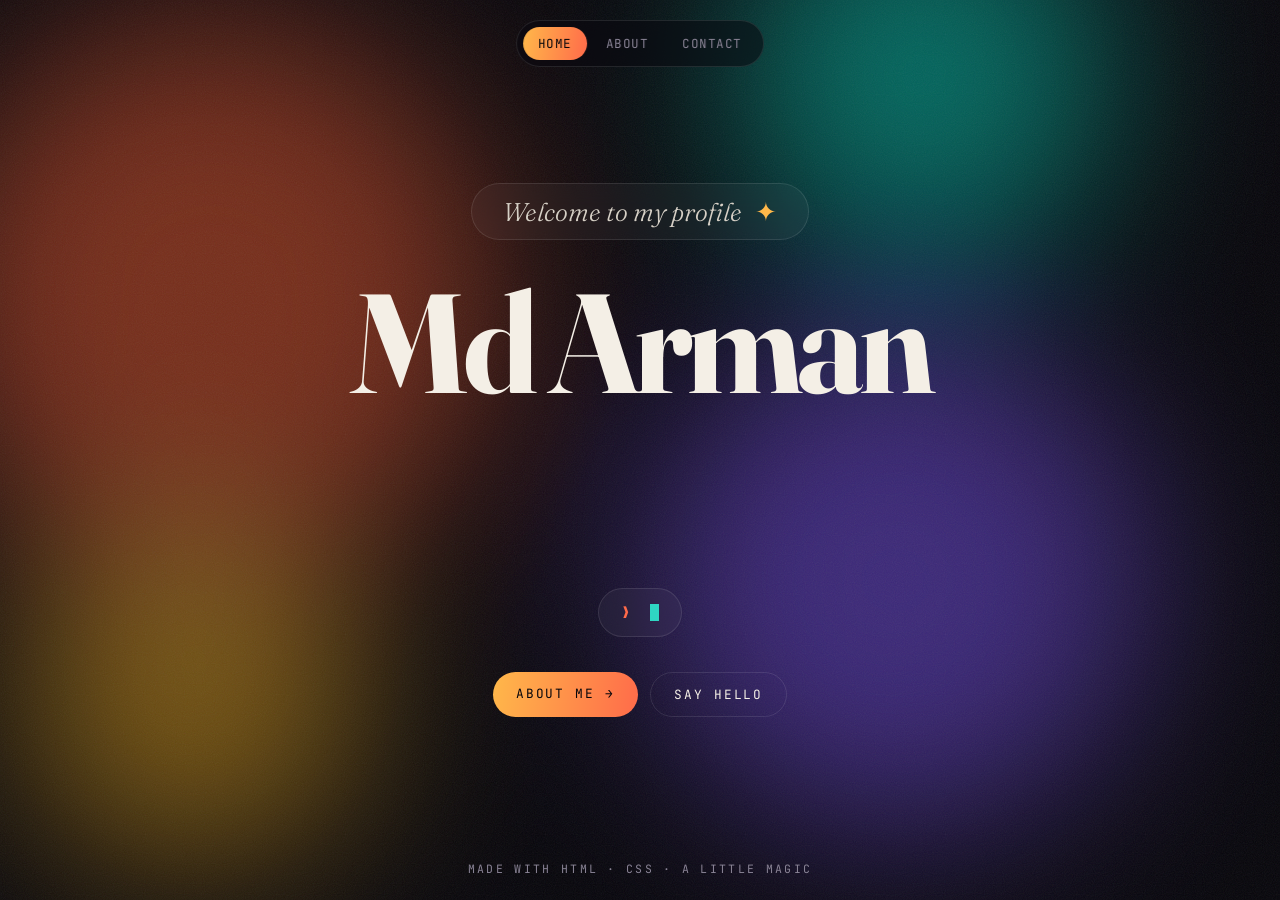
<file: index.html>
<!DOCTYPE html>
<html lang="en">
<head>
  <meta charset="UTF-8" />
  <meta name="viewport" content="width=device-width, initial-scale=1.0" />
  <title>Md Arman Ashab Mondal</title>
  <link rel="preconnect" href="https://fonts.googleapis.com" />
  <link rel="preconnect" href="https://fonts.gstatic.com" crossorigin />
  <link href="https://fonts.googleapis.com/css2?family=Fraunces:ital,opsz,wght@0,9..144,300;0,9..144,700;1,9..144,400&family=JetBrains+Mono:wght@400;500&display=swap" rel="stylesheet" />
  <link rel="stylesheet" href="style.css" />
  <style>
    body { display: grid; place-items: center; overflow: hidden; height: 100vh; }

    main { position: relative; z-index: 3; text-align: center; padding: 16px; }

    .welcome {
      display: inline-block;
      font-family: var(--serif);
      font-style: italic;
      font-weight: 300;
      font-size: clamp(1.1rem, 2.6vw, 1.6rem);
      color: #d6d0c6;
      padding: 0.45em 1.2em;
      border: 1px solid var(--line);
      border-radius: 999px;
      background: var(--glass);
      backdrop-filter: blur(12px);
      -webkit-backdrop-filter: blur(12px);
      opacity: 0;
      animation: fadeUp 1s 0.2s forwards;
    }
    .welcome span { color: var(--b); font-style: normal; margin-left: 0.3em; }

    h1 {
      font-size: clamp(2.6rem, 11vw, 9rem);
      font-weight: 700;
      line-height: 0.95;
      letter-spacing: -0.04em;
      margin: 0.25em 0 0.15em;
      font-variation-settings: "opsz" 144;
    }
    h1 .line { display: block; }
    h1 .char {
      display: inline-block;
      opacity: 0;
      transform: translateY(0.6em) rotate(8deg);
      animation: rise 0.9s cubic-bezier(.2,.9,.25,1.2) forwards;
      transition: transform 0.3s, color 0.3s;
    }
    h1 .char:hover { transform: translateY(-0.08em) rotate(-4deg) !important; color: var(--b); }
    @keyframes rise { to { opacity: 1; transform: translateY(0) rotate(0); } }

    .terminal {
      display: inline-flex;
      align-items: center;
      gap: 0.6em;
      margin-top: 1.5rem;
      padding: 0.8em 1.4em;
      font-family: var(--mono);
      font-size: clamp(0.8rem, 1.8vw, 1rem);
      border-radius: 999px;
      opacity: 0;
      animation: fadeUp 1s 1.6s forwards;
    }
    .terminal .prompt { color: var(--a); }
    .cursor {
      display: inline-block;
      width: 0.55em; height: 1.1em;
      background: var(--d);
      vertical-align: middle;
      animation: blink 1s steps(1) infinite;
    }
    @keyframes blink { 50% { opacity: 0; } }

    .cta {
      display: flex;
      gap: 12px;
      justify-content: center;
      flex-wrap: wrap;
      margin-top: 2.2rem;
      opacity: 0;
      animation: fadeUp 1s 2s forwards;
    }
    .btn {
      font-family: var(--mono);
      font-size: 0.8rem;
      letter-spacing: 0.15em;
      text-transform: uppercase;
      text-decoration: none;
      padding: 1em 1.8em;
      border-radius: 999px;
      border: 1px solid var(--line);
      transition: transform 0.25s, background 0.25s, border-color 0.25s;
    }
    .btn:hover { transform: translateY(-2px); border-color: rgba(255,255,255,0.3); background: rgba(255,255,255,0.06); }
    .btn.primary { background: linear-gradient(100deg, var(--b), var(--a)); color: var(--bg); border: none; }
    .btn.primary:hover { filter: brightness(1.08); }

    footer.fixed {
      position: fixed; bottom: 24px; left: 0; right: 0;
      text-align: center; z-index: 3;
      font-family: var(--mono); font-size: 0.72rem; letter-spacing: 0.2em; color: var(--muted);
      opacity: 0; animation: fadeUp 1s 2.2s forwards;
    }
  </style>
</head>
<body>
  <div class="aurora"><div class="blob"></div><div class="blob"></div><div class="blob"></div><div class="blob"></div></div>
  <div class="grain"></div>
  <div class="glow" id="glow"></div>

  <nav class="nav">
    <a href="index.html" class="active">Home</a>
    <a href="about.html">About</a>
    <a href="contact.html">Contact</a>
  </nav>

  <main>
    <p class="welcome">Welcome to my profile <span>✦</span></p>
    <h1>
      <span class="line" data-split>Md Arman</span>
      <span class="line"><em class="gradient-text" data-split>Ashab Mondal</em></span>
    </h1>
    <div class="terminal card">
      <span class="prompt">❯</span>
      <span id="typed"></span><span class="cursor"></span>
    </div>
    <div class="cta">
      <a href="about.html" class="btn primary">About me →</a>
      <a href="contact.html" class="btn">Say hello</a>
    </div>
  </main>

  <footer class="fixed">MADE WITH HTML · CSS · A LITTLE MAGIC</footer>

  <script src="script.js"></script>
  <script>
    // Split headline into animated characters
    let delay = 0.35;
    document.querySelectorAll('[data-split]').forEach(el => {
      const text = el.textContent;
      el.textContent = '';
      [...text].forEach(ch => {
        const s = document.createElement('span');
        s.className = 'char';
        s.textContent = ch === ' ' ? ' ' : ch;
        s.style.animationDelay = delay.toFixed(2) + 's';
        delay += 0.07;
        el.appendChild(s);
      });
    });

    // Typewriter cycling through greetings
    const phrases = [
      'print("Hi, I\'m Arman!")',
      'console.log("Hi, I\'m Arman!");',
      'std::cout << "Hi, I\'m Arman!";',
      '<h1>Hi, I\'m Arman!</h1>',
      'echo "Hi, I\'m Arman!"'
    ];
    const typed = document.getElementById('typed');
    let p = 0, i = 0, deleting = false;
    function tick() {
      const word = phrases[p];
      typed.textContent = word.slice(0, i);
      if (!deleting && i < word.length) { i++; setTimeout(tick, 55); }
      else if (!deleting) { deleting = true; setTimeout(tick, 1600); }
      else if (i > 0) { i--; setTimeout(tick, 25); }
      else { deleting = false; p = (p + 1) % phrases.length; setTimeout(tick, 300); }
    }
    setTimeout(tick, 2000);
  </script>
</body>
</html>
</file>
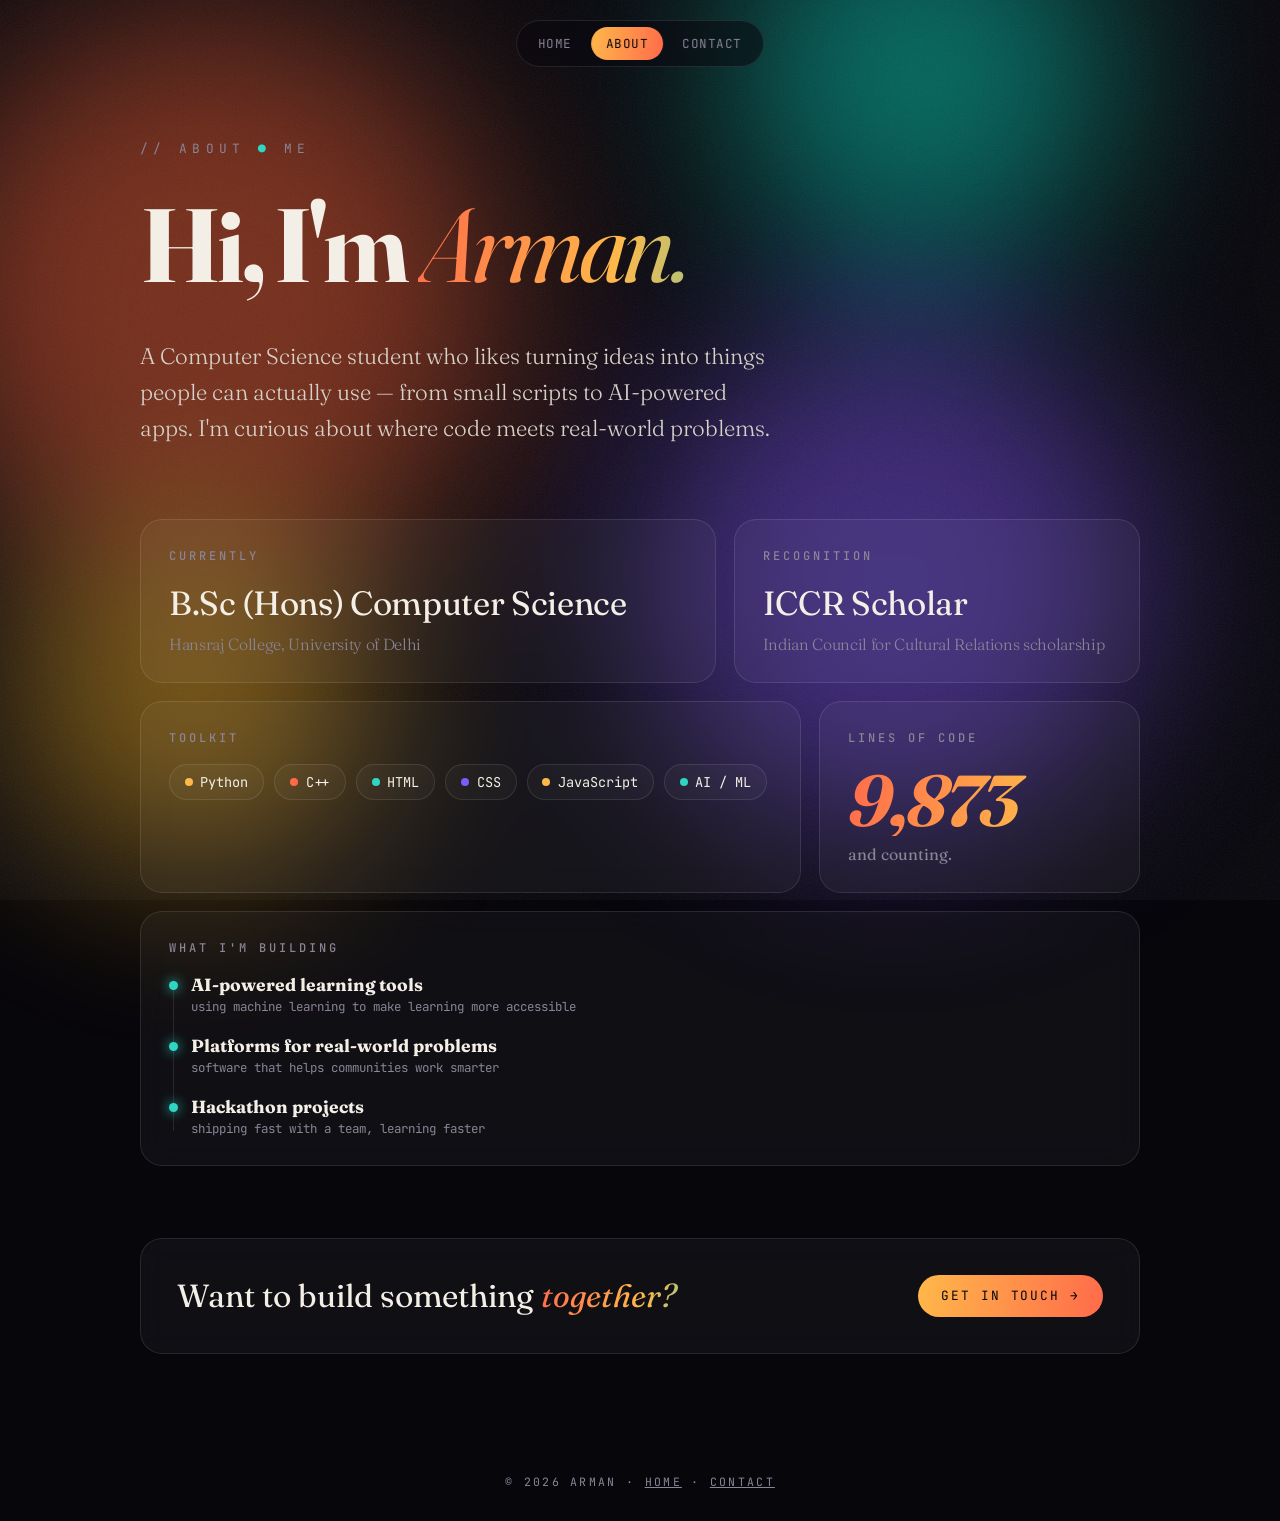
<file: about.html>
<!DOCTYPE html>
<html lang="en">
<head>
  <meta charset="UTF-8" />
  <meta name="viewport" content="width=device-width, initial-scale=1.0" />
  <title>About — Arman</title>
  <link rel="preconnect" href="https://fonts.googleapis.com" />
  <link rel="preconnect" href="https://fonts.gstatic.com" crossorigin />
  <link href="https://fonts.googleapis.com/css2?family=Fraunces:ital,opsz,wght@0,9..144,300;0,9..144,700;1,9..144,400&family=JetBrains+Mono:wght@400;500&display=swap" rel="stylesheet" />
  <link rel="stylesheet" href="style.css" />
  <style>
    .hero h1 {
      font-size: clamp(2.8rem, 9vw, 6.5rem);
      font-weight: 700;
      line-height: 1;
      letter-spacing: -0.035em;
      margin: 0.35em 0 0.4em;
    }
    .hero p.lead {
      max-width: 640px;
      font-size: clamp(1.1rem, 2.2vw, 1.4rem);
      font-weight: 300;
      line-height: 1.6;
      color: #d6d0c6;
    }

    .grid {
      display: grid;
      grid-template-columns: repeat(12, 1fr);
      gap: 18px;
      margin-top: 72px;
    }
    .card { padding: 28px; transition: transform 0.35s, border-color 0.35s; }
    .card:hover { transform: translateY(-4px); border-color: rgba(255,255,255,0.22); }
    .card h3 {
      font-family: var(--mono);
      font-size: 0.75rem;
      font-weight: 500;
      letter-spacing: 0.25em;
      text-transform: uppercase;
      color: var(--muted);
      margin-bottom: 18px;
    }
    .span-7 { grid-column: span 7; }
    .span-5 { grid-column: span 5; }
    .span-4 { grid-column: span 4; }
    .span-8 { grid-column: span 8; }

    .big {
      font-size: clamp(1.5rem, 3vw, 2.1rem);
      line-height: 1.25;
      letter-spacing: -0.01em;
    }
    .big small { display: block; margin-top: 10px; font-size: 1rem; color: var(--muted); font-weight: 300; }

    .stat { font-size: clamp(3rem, 7vw, 4.5rem); font-weight: 700; line-height: 1; letter-spacing: -0.04em; }
    .stat + p { color: var(--muted); margin-top: 8px; }

    .skills { display: flex; flex-wrap: wrap; gap: 10px; }
    .chip {
      font-family: var(--mono);
      font-size: 0.85rem;
      padding: 0.6em 1.1em;
      border-radius: 999px;
      border: 1px solid var(--line);
      background: rgba(255,255,255,0.03);
      display: inline-flex; align-items: center; gap: 0.55em;
    }
    .chip i { width: 8px; height: 8px; border-radius: 50%; display: inline-block; }

    .timeline { list-style: none; position: relative; padding-left: 22px; }
    .timeline::before { content: ""; position: absolute; left: 4px; top: 6px; bottom: 6px; width: 1px; background: var(--line); }
    .timeline li { position: relative; padding-bottom: 20px; }
    .timeline li:last-child { padding-bottom: 0; }
    .timeline li::before {
      content: ""; position: absolute; left: -22px; top: 7px;
      width: 9px; height: 9px; border-radius: 50%;
      background: var(--d); box-shadow: 0 0 12px var(--d);
    }
    .timeline strong { display: block; font-size: 1.1rem; }
    .timeline span { font-family: var(--mono); font-size: 0.78rem; color: var(--muted); }

    .next {
      margin-top: 72px;
      display: flex; align-items: center; justify-content: space-between; gap: 20px; flex-wrap: wrap;
      padding: 36px;
    }
    .next p { font-size: clamp(1.4rem, 3vw, 2rem); }
    .btn {
      font-family: var(--mono); font-size: 0.8rem; letter-spacing: 0.15em; text-transform: uppercase;
      text-decoration: none; padding: 1em 1.8em; border-radius: 999px;
      background: linear-gradient(100deg, var(--b), var(--a)); color: var(--bg);
      transition: transform 0.25s, filter 0.25s;
    }
    .btn:hover { transform: translateY(-2px); filter: brightness(1.08); }

    @media (max-width: 760px) {
      .span-7, .span-5, .span-4, .span-8 { grid-column: span 12; }
    }
  </style>
</head>
<body>
  <div class="aurora"><div class="blob"></div><div class="blob"></div><div class="blob"></div><div class="blob"></div></div>
  <div class="grain"></div>
  <div class="glow" id="glow"></div>

  <nav class="nav">
    <a href="index.html">Home</a>
    <a href="about.html" class="active">About</a>
    <a href="contact.html">Contact</a>
  </nav>

  <main class="page">
    <section class="hero">
      <p class="eyebrow reveal">// about <span>●</span> me</p>
      <h1 class="reveal">Hi, I'm <em class="gradient-text">Arman.</em></h1>
      <p class="lead reveal">
        A Computer Science student who likes turning ideas into things people can actually use —
        from small scripts to AI-powered apps. I'm curious about where code meets real-world problems.
      </p>
    </section>

    <section class="grid">
      <article class="card span-7 reveal">
        <h3>Currently</h3>
        <p class="big">
          B.Sc (Hons) Computer Science
          <small>Hansraj College, University of Delhi</small>
        </p>
      </article>

      <article class="card span-5 reveal">
        <h3>Recognition</h3>
        <p class="big">
          ICCR Scholar
          <small>Indian Council for Cultural Relations scholarship</small>
        </p>
      </article>

      <article class="card span-8 reveal">
        <h3>Toolkit</h3>
        <div class="skills">
          <span class="chip"><i style="background:var(--b)"></i>Python</span>
          <span class="chip"><i style="background:var(--a)"></i>C++</span>
          <span class="chip"><i style="background:var(--d)"></i>HTML</span>
          <span class="chip"><i style="background:var(--c)"></i>CSS</span>
          <span class="chip"><i style="background:var(--b)"></i>JavaScript</span>
          <span class="chip"><i style="background:var(--d)"></i>AI / ML</span>
        </div>
      </article>

      <article class="card span-4 reveal">
        <h3>Lines of code</h3>
        <div class="stat gradient-text" id="counter">0</div>
        <p>and counting.</p>
      </article>

      <article class="card span-12 reveal" style="grid-column: span 12;">
        <h3>What I'm building</h3>
        <ul class="timeline">
          <li><strong>AI-powered learning tools</strong><span>using machine learning to make learning more accessible</span></li>
          <li><strong>Platforms for real-world problems</strong><span>software that helps communities work smarter</span></li>
          <li><strong>Hackathon projects</strong><span>shipping fast with a team, learning faster</span></li>
        </ul>
      </article>
    </section>

    <section class="card next reveal">
      <p>Want to build something <em class="gradient-text">together?</em></p>
      <a href="contact.html" class="btn">Get in touch →</a>
    </section>
  </main>

  <footer class="site-footer">© <span id="yr"></span> ARMAN · <a href="index.html">HOME</a> · <a href="contact.html">CONTACT</a></footer>

  <script src="script.js"></script>
  <script>
    document.getElementById('yr').textContent = new Date().getFullYear();

    // Count-up animation
    const el = document.getElementById('counter');
    const target = 10000;
    const obs = new IntersectionObserver(([e]) => {
      if (!e.isIntersecting) return;
      obs.disconnect();
      const start = performance.now();
      const dur = 1800;
      (function step(now) {
        const t = Math.min((now - start) / dur, 1);
        const eased = 1 - Math.pow(1 - t, 3);
        el.textContent = Math.round(target * eased).toLocaleString() + (t === 1 ? '+' : '');
        if (t < 1) requestAnimationFrame(step);
      })(start);
    });
    obs.observe(el);
  </script>
</body>
</html>
</file>
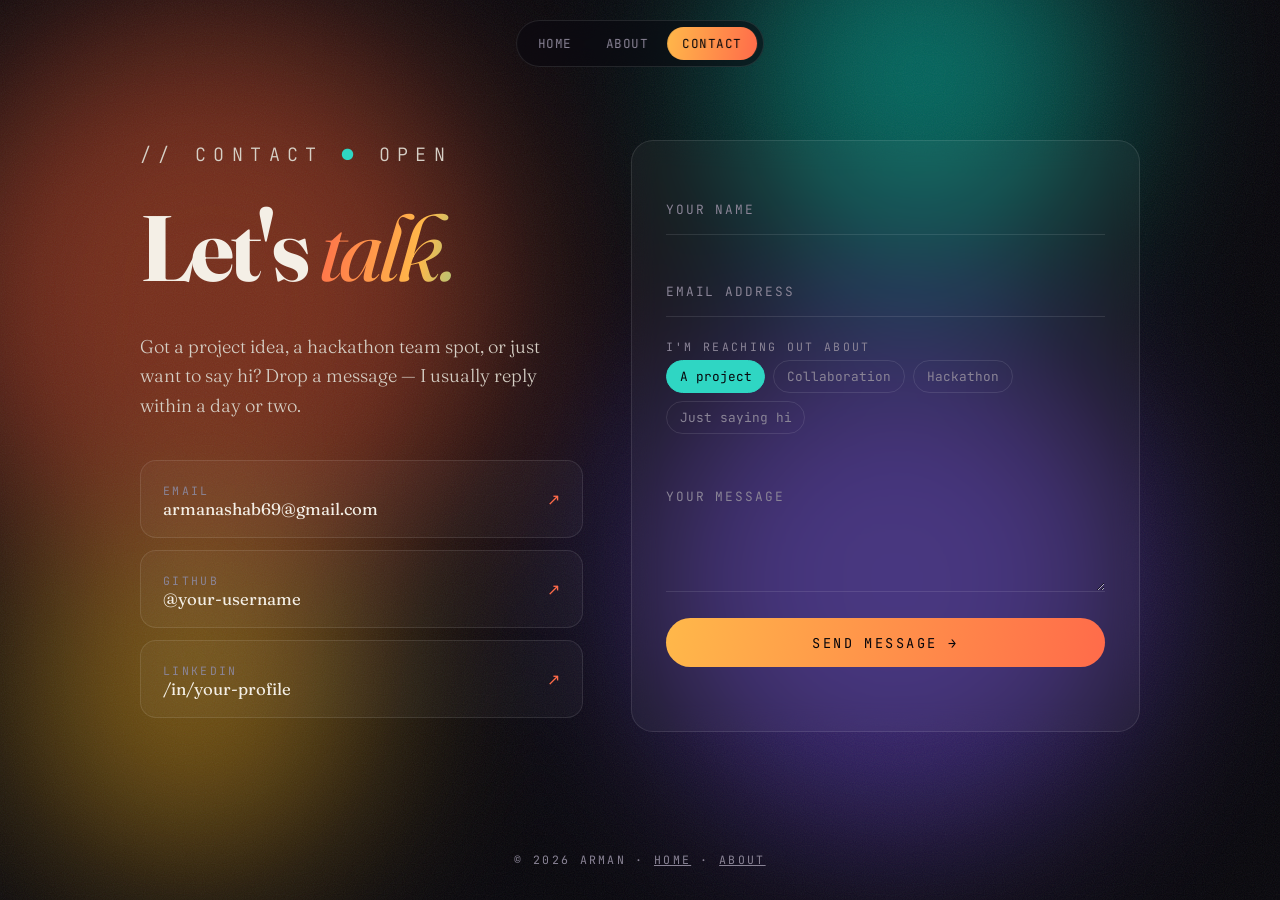
<file: contact.html>
<!DOCTYPE html>
<html lang="en">
<head>
  <meta charset="UTF-8" />
  <meta name="viewport" content="width=device-width, initial-scale=1.0" />
  <title>Contact — Arman</title>
  <link rel="preconnect" href="https://fonts.googleapis.com" />
  <link rel="preconnect" href="https://fonts.gstatic.com" crossorigin />
  <link href="https://fonts.googleapis.com/css2?family=Fraunces:ital,opsz,wght@0,9..144,300;0,9..144,700;1,9..144,400&family=JetBrains+Mono:wght@400;500&display=swap" rel="stylesheet" />
  <link rel="stylesheet" href="style.css" />
  <style>
    .layout {
      display: grid;
      grid-template-columns: 1fr 1.15fr;
      gap: 48px;
      align-items: start;
    }
    h1 {
      font-size: clamp(2.8rem, 8vw, 5.8rem);
      font-weight: 700;
      line-height: 1;
      letter-spacing: -0.035em;
      margin: 0.35em 0 0.4em;
    }
    .intro p { font-size: 1.15rem; font-weight: 300; line-height: 1.6; color: #d6d0c6; max-width: 420px; }

    .links { list-style: none; margin-top: 40px; display: grid; gap: 12px; }
    .links a {
      display: flex; align-items: center; justify-content: space-between;
      padding: 18px 22px;
      text-decoration: none;
      border-radius: 16px;
      border: 1px solid var(--line);
      background: rgba(255,255,255,0.03);
      transition: border-color 0.3s, background 0.3s, transform 0.3s;
    }
    .links a:hover { border-color: rgba(255,255,255,0.25); background: rgba(255,255,255,0.06); transform: translateX(4px); }
    .links .label { font-family: var(--mono); font-size: 0.72rem; letter-spacing: 0.2em; text-transform: uppercase; color: var(--muted); }
    .links .value { font-size: 1.05rem; }
    .links .arrow { color: var(--a); transition: transform 0.3s; }
    .links a:hover .arrow { transform: translate(3px, -3px); }

    form.card { padding: 34px; }
    .field { position: relative; margin-bottom: 22px; }
    .field input, .field textarea {
      width: 100%;
      background: transparent;
      border: none;
      border-bottom: 1px solid var(--line);
      color: var(--ink);
      font-family: var(--serif);
      font-size: 1.15rem;
      padding: 26px 0 10px;
      outline: none;
      resize: vertical;
      transition: border-color 0.3s;
    }
    .field textarea { min-height: 130px; }
    .field label {
      position: absolute; left: 0; top: 26px;
      font-family: var(--mono); font-size: 0.8rem; letter-spacing: 0.15em; text-transform: uppercase;
      color: var(--muted);
      pointer-events: none;
      transition: top 0.25s, font-size 0.25s, color 0.25s;
    }
    .field input:focus + label, .field input:not(:placeholder-shown) + label,
    .field textarea:focus + label, .field textarea:not(:placeholder-shown) + label {
      top: 2px; font-size: 0.68rem; color: var(--d);
    }
    .field::after {
      content: ""; position: absolute; left: 0; bottom: 0; height: 2px; width: 100%;
      background: linear-gradient(90deg, var(--a), var(--b), var(--d));
      transform: scaleX(0); transform-origin: left; transition: transform 0.4s ease;
    }
    .field:focus-within::after { transform: scaleX(1); }

    .topics { display: flex; flex-wrap: wrap; gap: 8px; margin: 6px 0 28px; }
    .topics input { display: none; }
    .topics label {
      font-family: var(--mono); font-size: 0.8rem;
      padding: 0.55em 1em; border-radius: 999px;
      border: 1px solid var(--line); color: var(--muted); cursor: pointer;
      transition: all 0.25s;
    }
    .topics input:checked + label { color: var(--bg); background: var(--d); border-color: var(--d); }
    .topics-title { font-family: var(--mono); font-size: 0.72rem; letter-spacing: 0.2em; text-transform: uppercase; color: var(--muted); }

    button {
      width: 100%;
      font-family: var(--mono); font-size: 0.85rem; letter-spacing: 0.18em; text-transform: uppercase;
      padding: 1.15em; border: none; border-radius: 999px; cursor: pointer;
      background: linear-gradient(100deg, var(--b), var(--a)); color: var(--bg);
      transition: transform 0.25s, filter 0.25s;
    }
    button:hover { transform: translateY(-2px); filter: brightness(1.08); }
    button:disabled { opacity: 0.6; cursor: wait; transform: none; }
    .form-error { margin-top: 14px; min-height: 1.2em; text-align: center; font-family: var(--mono); font-size: 0.8rem; color: var(--a); }

    .success {
      display: none; text-align: center; padding: 40px 10px;
    }
    .success .check {
      width: 72px; height: 72px; margin: 0 auto 20px; border-radius: 50%;
      display: grid; place-items: center; font-size: 2rem; color: var(--bg);
      background: linear-gradient(135deg, var(--d), var(--c));
      animation: pop 0.6s cubic-bezier(.2,.9,.25,1.4);
    }
    .success h2 { font-size: 2rem; margin-bottom: 8px; }
    .success p { color: var(--muted); }
    form.sent .fields { display: none; }
    form.sent .success { display: block; }
    @keyframes pop { from { transform: scale(0); } to { transform: scale(1); } }

    @media (max-width: 820px) { .layout { grid-template-columns: 1fr; } }
  </style>
</head>
<body>
  <div class="aurora"><div class="blob"></div><div class="blob"></div><div class="blob"></div><div class="blob"></div></div>
  <div class="grain"></div>
  <div class="glow" id="glow"></div>

  <nav class="nav">
    <a href="index.html">Home</a>
    <a href="about.html">About</a>
    <a href="contact.html" class="active">Contact</a>
  </nav>

  <main class="page">
    <div class="layout">
      <section class="intro">
        <p class="eyebrow reveal">// contact <span>●</span> open</p>
        <h1 class="reveal">Let's <em class="gradient-text">talk.</em></h1>
        <p class="reveal">Got a project idea, a hackathon team spot, or just want to say hi? Drop a message — I usually reply within a day or two.</p>

        <ul class="links">
          <li class="reveal"><a href="mailto:armanashab69@gmail.com"><span><span class="label">Email</span><br><span class="value">armanashab69@gmail.com</span></span><span class="arrow">↗</span></a></li>
          <li class="reveal"><a href="https://github.com/" target="_blank" rel="noopener"><span><span class="label">GitHub</span><br><span class="value">@your-username</span></span><span class="arrow">↗</span></a></li>
          <li class="reveal"><a href="https://www.linkedin.com/" target="_blank" rel="noopener"><span><span class="label">LinkedIn</span><br><span class="value">/in/your-profile</span></span><span class="arrow">↗</span></a></li>
        </ul>
      </section>

      <form class="card reveal" id="form" name="contact" method="POST" action="/contact.html" data-netlify="true" netlify-honeypot="bot-field" novalidate>
        <!-- Needed by Netlify Forms -->
        <input type="hidden" name="form-name" value="contact" />
        <!-- Spam trap: hidden from people, bots fill it in -->
        <p hidden><label>Leave this empty: <input name="bot-field" /></label></p>
        <input type="hidden" name="subject" value="New message from your profile site" />
        <div class="fields">
          <div class="field">
            <input id="name" name="name" type="text" placeholder=" " required />
            <label for="name">Your name</label>
          </div>
          <div class="field">
            <input id="email" name="email" type="email" placeholder=" " required />
            <label for="email">Email address</label>
          </div>

          <p class="topics-title">I'm reaching out about</p>
          <div class="topics">
            <input type="radio" name="topic" id="t1" value="Project" checked /><label for="t1">A project</label>
            <input type="radio" name="topic" id="t2" value="Collab" /><label for="t2">Collaboration</label>
            <input type="radio" name="topic" id="t3" value="Hackathon" /><label for="t3">Hackathon</label>
            <input type="radio" name="topic" id="t4" value="Hello" /><label for="t4">Just saying hi</label>
          </div>

          <div class="field">
            <textarea id="message" name="message" placeholder=" " required></textarea>
            <label for="message">Your message</label>
          </div>

          <button type="submit" id="send">Send message →</button>
          <p class="form-error" id="form-error" role="alert"></p>
        </div>

        <div class="success">
          <div class="check">✓</div>
          <h2>Message sent!</h2>
          <p>Thanks for reaching out — I'll get back to you soon.</p>
        </div>
      </form>
    </div>
  </main>

  <footer class="site-footer">© <span id="yr"></span> ARMAN · <a href="index.html">HOME</a> · <a href="about.html">ABOUT</a></footer>

  <script src="script.js"></script>
  <script>
    document.getElementById('yr').textContent = new Date().getFullYear();

    // Sends the message through Netlify Forms, which emails it to you.
    const form = document.getElementById('form');
    const sendBtn = document.getElementById('send');
    const errorBox = document.getElementById('form-error');
    form.addEventListener('submit', async e => {
      e.preventDefault();
      errorBox.textContent = '';
      const invalid = [...form.querySelectorAll('[required]')].find(f => !f.value.trim() || !f.checkValidity());
      if (invalid) {
        invalid.focus();
        invalid.closest('.field').animate(
          [{ transform: 'translateX(0)' }, { transform: 'translateX(-8px)' }, { transform: 'translateX(8px)' }, { transform: 'translateX(0)' }],
          { duration: 300 }
        );
        return;
      }

      sendBtn.disabled = true;
      sendBtn.textContent = 'Sending…';
      try {
        const res = await fetch('/', {
          method: 'POST',
          headers: { 'Content-Type': 'application/x-www-form-urlencoded' },
          body: new URLSearchParams(new FormData(form)).toString()
        });
        if (!res.ok) throw new Error(res.status);
        form.classList.add('sent');
        form.reset();
      } catch (err) {
        errorBox.textContent = "Couldn't send right now. Please email me at armanashab69@gmail.com instead.";
      } finally {
        sendBtn.disabled = false;
        sendBtn.textContent = 'Send message →';
      }
    });
  </script>
</body>
</html>
</file>
<file: style.css>
/* ===== Shared styles for all pages ===== */
:root {
  --bg: #07060b;
  --ink: #f4efe6;
  --muted: #8a8496;
  --line: rgba(255,255,255,0.1);
  --glass: rgba(255,255,255,0.04);
  --a: #ff6b4a;
  --b: #ffb84a;
  --c: #7a5cff;
  --d: #2fd6c3;
  --serif: 'Fraunces', Georgia, serif;
  --mono: 'JetBrains Mono', ui-monospace, monospace;
}

* { margin: 0; padding: 0; box-sizing: border-box; }
html { scroll-behavior: smooth; }

body {
  min-height: 100vh;
  background: var(--bg);
  color: var(--ink);
  font-family: var(--serif);
  overflow-x: hidden;
}

a { color: inherit; }

/* Background layers */
.aurora {
  position: fixed;
  inset: -20%;
  filter: blur(90px) saturate(140%);
  opacity: 0.45;
  z-index: 0;
  pointer-events: none;
}
.blob {
  position: absolute;
  border-radius: 50%;
  mix-blend-mode: screen;
  animation: drift 18s ease-in-out infinite alternate;
}
.blob:nth-child(1) { width: 45vw; height: 45vw; background: var(--a); top: 15%; left: 10%; }
.blob:nth-child(2) { width: 40vw; height: 40vw; background: var(--c); top: 40%; left: 50%; animation-duration: 22s; animation-delay: -6s; }
.blob:nth-child(3) { width: 30vw; height: 30vw; background: var(--d); top: 5%;  left: 55%; animation-duration: 26s; animation-delay: -12s; }
.blob:nth-child(4) { width: 28vw; height: 28vw; background: var(--b); top: 55%; left: 15%; animation-duration: 20s; animation-delay: -3s; }

@keyframes drift {
  0%   { transform: translate(0, 0) scale(1); }
  50%  { transform: translate(8vw, -6vh) scale(1.15); }
  100% { transform: translate(-6vw, 8vh) scale(0.9); }
}

.grain {
  position: fixed;
  inset: 0;
  z-index: 1;
  pointer-events: none;
  opacity: 0.08;
  background-image: url("data:image/svg+xml;utf8,<svg xmlns='http://www.w3.org/2000/svg' width='200' height='200'><filter id='n'><feTurbulence type='fractalNoise' baseFrequency='0.9' numOctaves='3' stitchTiles='stitch'/></filter><rect width='100%' height='100%' filter='url(%23n)'/></svg>");
}

.glow {
  position: fixed;
  width: 420px; height: 420px;
  border-radius: 50%;
  background: radial-gradient(circle, rgba(255,255,255,0.10), transparent 60%);
  pointer-events: none;
  transform: translate(-50%, -50%);
  z-index: 2;
  left: -999px; top: -999px;
}

/* Navigation */
.nav {
  position: fixed;
  top: 20px;
  left: 50%;
  transform: translateX(-50%);
  z-index: 10;
  display: flex;
  gap: 4px;
  padding: 6px;
  background: rgba(10,9,16,0.55);
  border: 1px solid var(--line);
  border-radius: 999px;
  backdrop-filter: blur(14px);
  -webkit-backdrop-filter: blur(14px);
  animation: fadeDown 0.8s ease both;
}
.nav a {
  position: relative;
  font-family: var(--mono);
  font-size: 0.78rem;
  letter-spacing: 0.12em;
  text-transform: uppercase;
  text-decoration: none;
  color: var(--muted);
  padding: 0.65em 1.2em;
  border-radius: 999px;
  transition: color 0.25s, background 0.25s;
}
.nav a:hover { color: var(--ink); background: rgba(255,255,255,0.06); }
.nav a.active {
  color: var(--bg);
  background: linear-gradient(100deg, var(--b), var(--a));
}

/* Shared bits */
.page {
  position: relative;
  z-index: 3;
  max-width: 1040px;
  margin: 0 auto;
  padding: 140px 20px 120px;
}

.eyebrow {
  font-family: var(--mono);
  font-size: clamp(0.7rem, 1.4vw, 0.8rem);
  letter-spacing: 0.4em;
  text-transform: uppercase;
  color: var(--muted);
}
.eyebrow span { color: var(--d); }

.gradient-text {
  font-style: italic;
  font-weight: 400;
  background: linear-gradient(100deg, var(--a), var(--b) 30%, var(--d) 60%, var(--c));
  background-size: 250% 100%;
  -webkit-background-clip: text;
  background-clip: text;
  color: transparent;
  animation: shimmer 6s linear infinite;
  padding-right: 0.08em;
}

.card {
  background: var(--glass);
  border: 1px solid var(--line);
  border-radius: 22px;
  backdrop-filter: blur(14px);
  -webkit-backdrop-filter: blur(14px);
}

.reveal { opacity: 0; transform: translateY(24px); transition: opacity 0.8s ease, transform 0.8s cubic-bezier(.2,.8,.2,1); }
.reveal.in { opacity: 1; transform: none; }

.site-footer {
  position: relative;
  z-index: 3;
  text-align: center;
  padding: 0 20px 32px;
  font-family: var(--mono);
  font-size: 0.72rem;
  letter-spacing: 0.2em;
  color: var(--muted);
}

@keyframes shimmer { 0% { background-position: 0% 50%; } 100% { background-position: 250% 50%; } }
@keyframes fadeUp  { from { opacity: 0; transform: translateY(12px); } to { opacity: 1; transform: none; } }
@keyframes fadeDown{ from { opacity: 0; transform: translate(-50%, -12px); } to { opacity: 1; transform: translate(-50%, 0); } }

@media (max-width: 480px) {
  .nav a { padding: 0.6em 0.9em; font-size: 0.7rem; letter-spacing: 0.08em; }
}

@media (prefers-reduced-motion: reduce) {
  *, *::before, *::after { animation-duration: 0.01ms !important; animation-iteration-count: 1 !important; transition: none !important; }
  .reveal { opacity: 1; transform: none; }
}
</file>
